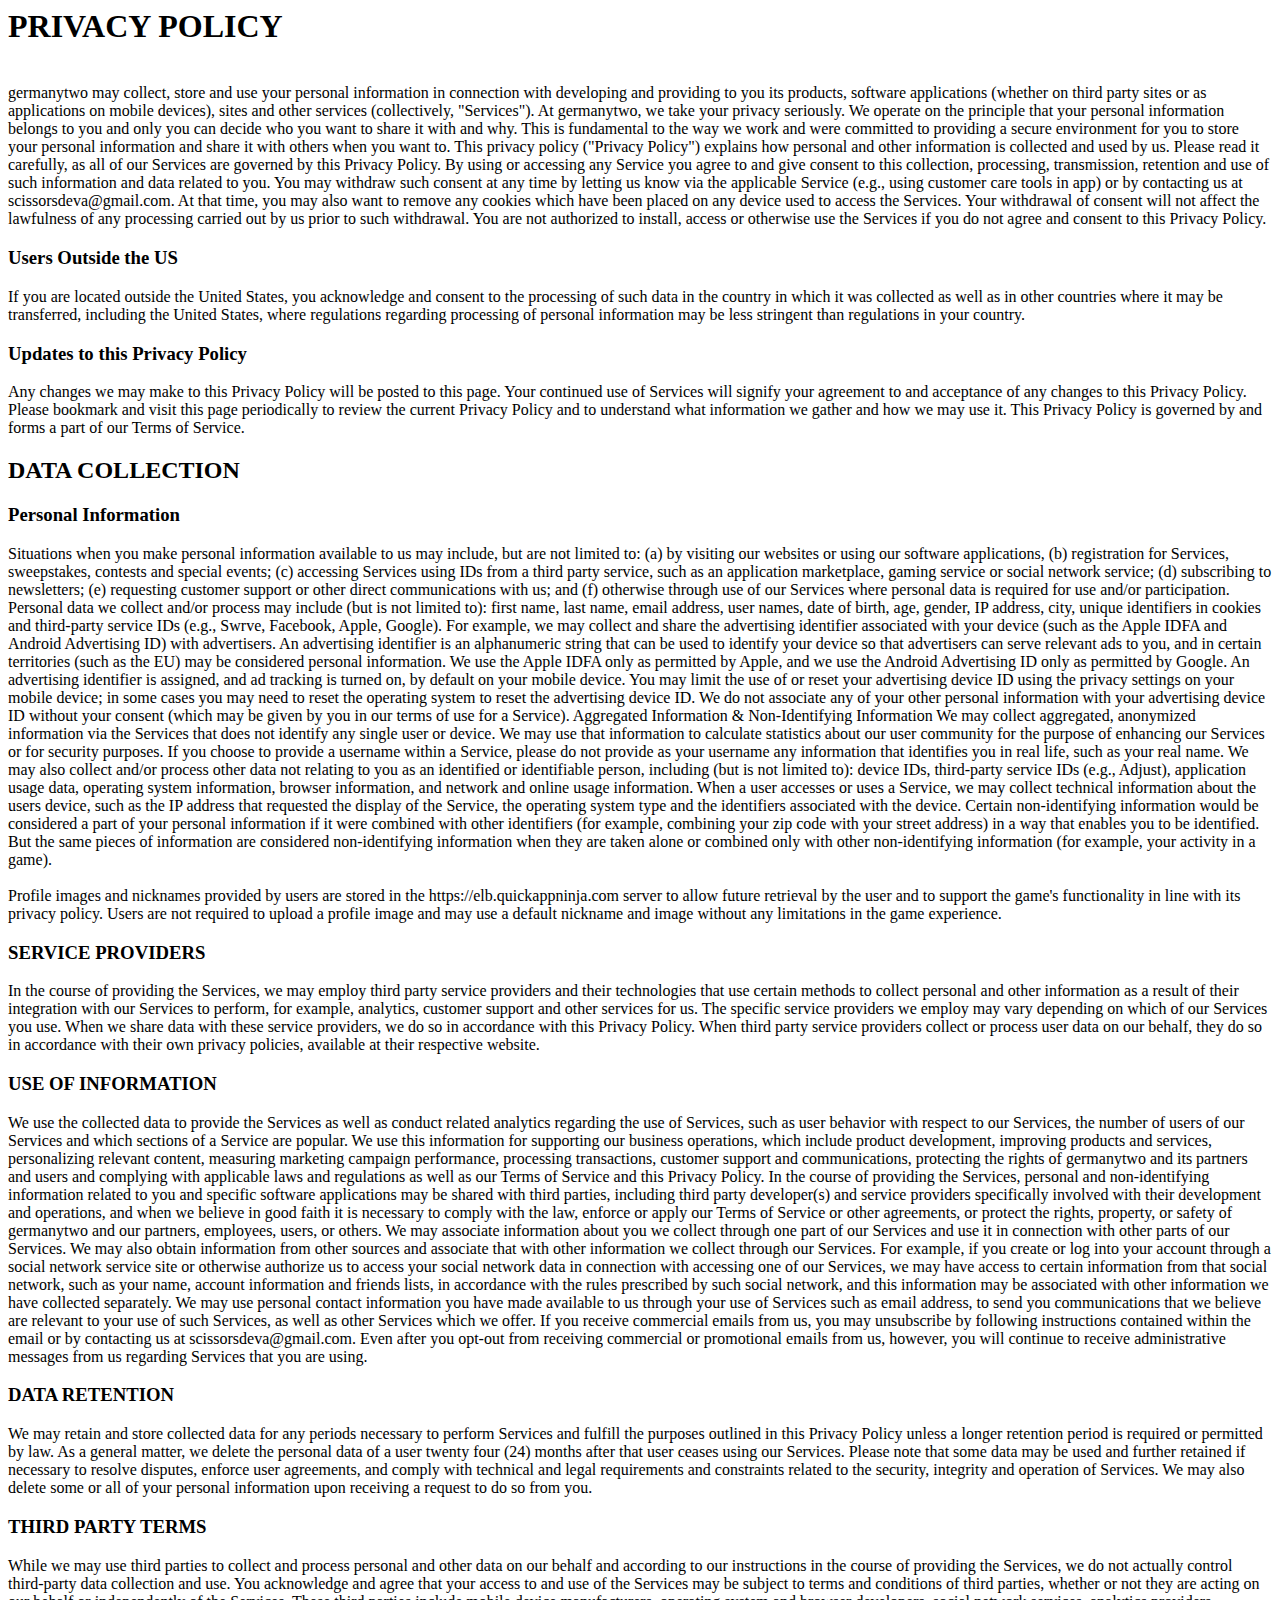
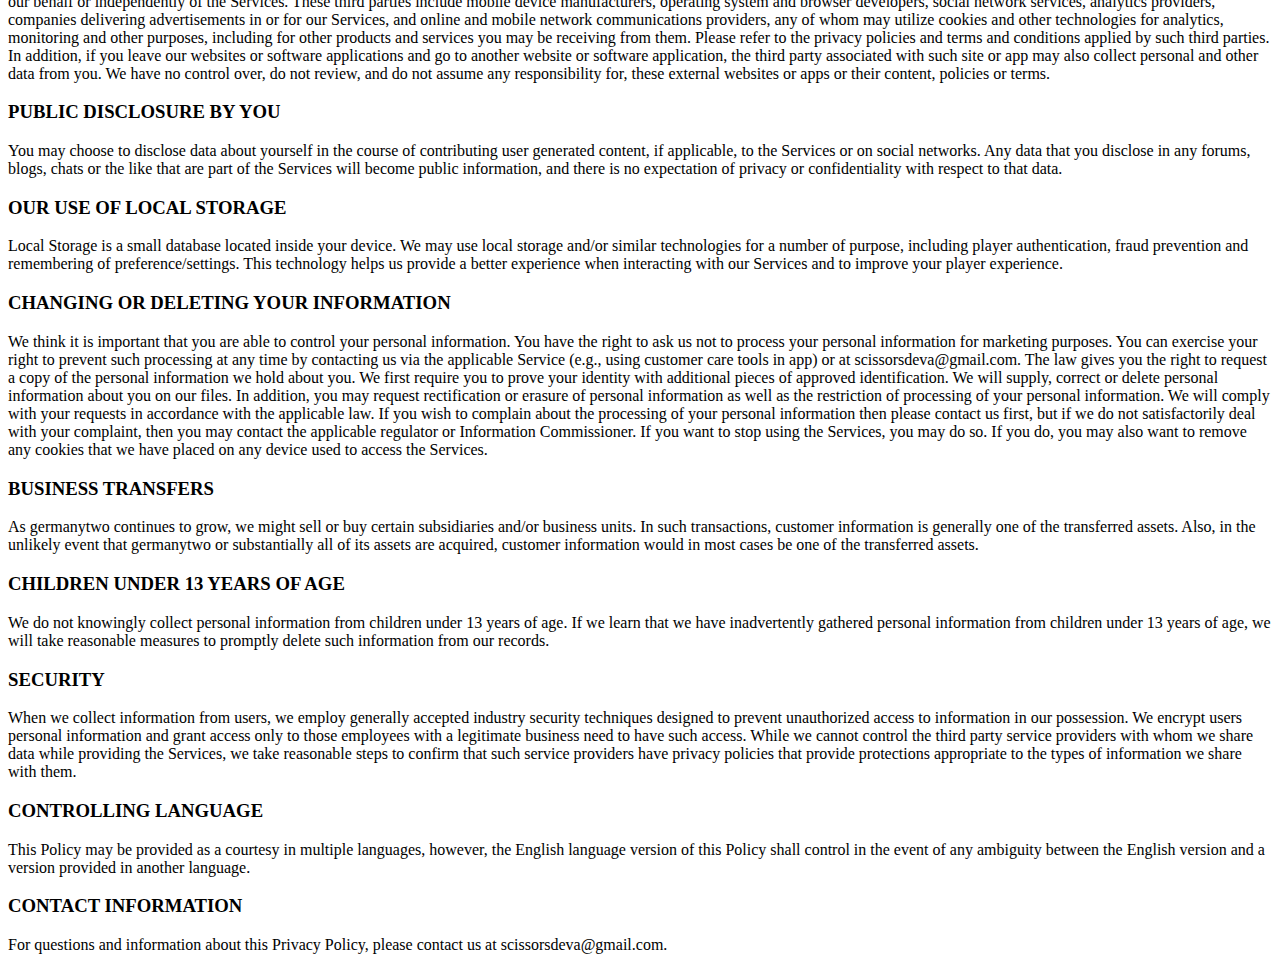
<file: privacy/index.html>
<html><head>
<title>Privacy Policy - germanytwo</title>
</head>
<body>
<h1>PRIVACY POLICY</h1>
<br><font _mstmutation="1">
germanytwo may collect, store and use your personal information in connection with developing and providing to you its products, software applications (whether on third party sites or as applications on mobile devices), sites and other services (collectively, "Services"). At germanytwo, we take your privacy seriously. We operate on the principle that your personal information belongs to you and only you can decide who you want to share it with and why. This is fundamental to the way we work and were committed to providing a secure environment for you to store your personal information and share it with others when you want to.
This privacy policy ("Privacy Policy") explains how personal and other information is collected and used by us. Please read it carefully, as all of our Services are governed by this Privacy Policy. By using or accessing any Service you agree to and give consent to this collection, processing, transmission, retention and use of such information and data related to you. You may withdraw such consent at any time by letting us know via the applicable Service (e.g., using customer care tools in app) or by contacting us at scissorsdeva@gmail.com. At that time, you may also want to remove any cookies which have been placed on any device used to access the Services. Your withdrawal of consent will not affect the lawfulness of any processing carried out by us prior to such withdrawal. You are not authorized to install, access or otherwise use the Services if you do not agree and consent to this Privacy Policy.
</font><br>
<h3>Users Outside the US</h3><font _mstmutation="1">
If you are located outside the United States, you acknowledge and consent to the processing of such data in the country in which it was collected as well as in other countries where it may be transferred, including the United States, where regulations regarding processing of personal information may be less stringent than regulations in your country.
</font><br>
<h3>Updates to this Privacy Policy</h3><font _mstmutation="1">
Any changes we may make to this Privacy Policy will be posted to this page. Your continued use of Services will signify your agreement to and acceptance of any changes to this Privacy Policy. Please bookmark and visit this page periodically to review the current Privacy Policy and to understand what information we gather and how we may use it. This Privacy Policy is governed by and forms a part of our Terms of Service.
</font><h2>DATA COLLECTION</h2>
<h3>Personal Information</h3><font _mstmutation="1">
Situations when you make personal information available to us may include, but are not limited to: (a) by visiting our websites or using our software applications, (b) registration for Services, sweepstakes, contests and special events; (c) accessing Services using IDs from a third party service, such as an application marketplace, gaming service or social network service; (d) subscribing to newsletters; (e) requesting customer support or other direct communications with us; and (f) otherwise through use of our Services where personal data is required for use and/or participation. Personal data we collect and/or process may include (but is not limited to): first name, last name, email address, user names, date of birth, age, gender, IP address, city, unique identifiers in cookies and third-party service IDs (e.g., Swrve, Facebook, Apple, Google).
For example, we may collect and share the advertising identifier associated with your device (such as the Apple IDFA and Android Advertising ID) with advertisers. An advertising identifier is an alphanumeric string that can be used to identify your device so that advertisers can serve relevant ads to you, and in certain territories (such as the EU) may be considered personal information. We use the Apple IDFA only as permitted by Apple, and we use the Android Advertising ID only as permitted by Google. An advertising identifier is assigned, and ad tracking is turned on, by default on your mobile device. You may limit the use of or reset your advertising device ID using the privacy settings on your mobile device; in some cases you may need to reset the operating system to reset the advertising device ID. We do not associate any of your other personal information with your advertising device ID without your consent (which may be given by you in our terms of use for a Service).
Aggregated Information &amp; Non-Identifying Information
We may collect aggregated, anonymized information via the Services that does not identify any single user or device. We may use that information to calculate statistics about our user community for the purpose of enhancing our Services or for security purposes. If you choose to provide a username within a Service, please do not provide as your username any information that identifies you in real life, such as your real name.
We may also collect and/or process other data not relating to you as an identified or identifiable person, including (but is not limited to): device IDs, third-party service IDs (e.g., Adjust), application usage data, operating system information, browser information, and network and online usage information. When a user accesses or uses a Service, we may collect technical information about the users device, such as the IP address that requested the display of the Service, the operating system type and the identifiers associated with the device.
Certain non-identifying information would be considered a part of your personal information if it were combined with other identifiers (for example, combining your zip code with your street address) in a way that enables you to be identified. But the same pieces of information are considered non-identifying information when they are taken alone or combined only with other non-identifying information (for example, your activity in a game).
<br _mstmutation="1">
<br _mstmutation="1">
Profile images and nicknames provided by users are stored in the https://elb.quickappninja.com server to allow
future retrieval by the user and to support the game's functionality in line with its privacy policy. Users are
not required to upload a profile image and may use a default nickname and image without any limitations in the
game experience.
</font><br>
<h3>SERVICE PROVIDERS</h3><font _mstmutation="1">
In the course of providing the Services, we may employ third party service providers and their technologies that use certain methods to collect personal and other information as a result of their integration with our Services to perform, for example, analytics, customer support and other services for us. The specific service providers we employ may vary depending on which of our Services you use. When we share data with these service providers, we do so in accordance with this Privacy Policy. When third party service providers collect or process user data on our behalf, they do so in accordance with their own privacy policies, available at their respective website.
</font><br>
<h3>USE OF INFORMATION</h3><font _mstmutation="1">
We use the collected data to provide the Services as well as conduct related analytics regarding the use of Services, such as user behavior with respect to our Services, the number of users of our Services and which sections of a Service are popular. We use this information for supporting our business operations, which include product development, improving products and services, personalizing relevant content, measuring marketing campaign performance, processing transactions, customer support and communications, protecting the rights of germanytwo and its partners and users and complying with applicable laws and regulations as well as our Terms of Service and this Privacy Policy. In the course of providing the Services, personal and non-identifying information related to you and specific software applications may be shared with third parties, including third party developer(s) and service providers specifically involved with their development and operations, and when we believe in good faith it is necessary to comply with the law, enforce or apply our Terms of Service or other agreements, or protect the rights, property, or safety of germanytwo and our partners, employees, users, or others.
We may associate information about you we collect through one part of our Services and use it in connection with other parts of our Services. We may also obtain information from other sources and associate that with other information we collect through our Services. For example, if you create or log into your account through a social network service site or otherwise authorize us to access your social network data in connection with accessing one of our Services, we may have access to certain information from that social network, such as your name, account information and friends lists, in accordance with the rules prescribed by such social network, and this information may be associated with other information we have collected separately.
We may use personal contact information you have made available to us through your use of Services such as email address, to send you communications that we believe are relevant to your use of such Services, as well as other Services which we offer. If you receive commercial emails from us, you may unsubscribe by following instructions contained within the email or by contacting us at scissorsdeva@gmail.com. Even after you opt-out from receiving commercial or promotional emails from us, however, you will continue to receive administrative messages from us regarding Services that you are using.
</font><h3>DATA RETENTION</h3><font _mstmutation="1">
We may retain and store collected data for any periods necessary to perform Services and fulfill the purposes outlined in this Privacy Policy unless a longer retention period is required or permitted by law. As a general matter, we delete the personal data of a user twenty four (24) months after that user ceases using our Services. Please note that some data may be used and further retained if necessary to resolve disputes, enforce user agreements, and comply with technical and legal requirements and constraints related to the security, integrity and operation of Services. We may also delete some or all of your personal information upon receiving a request to do so from you.
</font><br>
<h3>THIRD PARTY TERMS</h3><font _mstmutation="1">
While we may use third parties to collect and process personal and other data on our behalf and according to our instructions in the course of providing the Services, we do not actually control third-party data collection and use. You acknowledge and agree that your access to and use of the Services may be subject to terms and conditions of third parties, whether or not they are acting on our behalf or independently of the Services. These third parties include mobile device manufacturers, operating system and browser developers, social network services, analytics providers, companies delivering advertisements in or for our Services, and online and mobile network communications providers, any of whom may utilize cookies and other technologies for analytics, monitoring and other purposes, including for other products and services you may be receiving from them. Please refer to the privacy policies and terms and conditions applied by such third parties.
In addition, if you leave our websites or software applications and go to another website or software application, the third party associated with such site or app may also collect personal and other data from you. We have no control over, do not review, and do not assume any responsibility for, these external websites or apps or their content, policies or terms.
</font><br>
<h3>PUBLIC DISCLOSURE BY YOU</h3><font _mstmutation="1">
You may choose to disclose data about yourself in the course of contributing user generated content, if applicable, to the Services or on social networks. Any data that you disclose in any forums, blogs, chats or the like that are part of the Services will become public information, and there is no expectation of privacy or confidentiality with respect to that data.
</font><br>
<h3>OUR USE OF LOCAL STORAGE</h3><font _mstmutation="1">
Local Storage is a small database located inside your device. We may use local storage and/or similar technologies for a number of purpose, including player authentication, fraud prevention and remembering of preference/settings. This technology helps us provide a better experience when interacting with our Services and to improve your player experience.
</font><br>
<h3>CHANGING OR DELETING YOUR INFORMATION</h3><font _mstmutation="1">
We think it is important that you are able to control your personal information.
You have the right to ask us not to process your personal information for marketing purposes. You can exercise your right to prevent such processing at any time by contacting us via the applicable Service (e.g., using customer care tools in app) or at scissorsdeva@gmail.com.
The law gives you the right to request a copy of the personal information we hold about you. We first require you to prove your identity with additional pieces of approved identification. We will supply, correct or delete personal information about you on our files. In addition, you may request rectification or erasure of personal information as well as the restriction of processing of your personal information. We will comply with your requests in accordance with the applicable law.
If you wish to complain about the processing of your personal information then please contact us first, but if we do not satisfactorily deal with your complaint, then you may contact the applicable regulator or Information Commissioner.
If you want to stop using the Services, you may do so. If you do, you may also want to remove any cookies that we have placed on any device used to access the Services.
</font><br>
<h3>BUSINESS TRANSFERS</h3><font _mstmutation="1">
As germanytwo continues to grow, we might sell or buy certain subsidiaries and/or business units. In such transactions, customer information is generally one of the transferred assets. Also, in the unlikely event that germanytwo or substantially all of its assets are acquired, customer information would in most cases be one of the transferred assets.
</font><h3>CHILDREN UNDER 13 YEARS OF AGE</h3><font _mstmutation="1">
We do not knowingly collect personal information from children under 13 years of age. If we learn that we have inadvertently gathered personal information from children under 13 years of age, we will take reasonable measures to promptly delete such information from our records.
</font><br>
<h3>SECURITY</h3><font _mstmutation="1">
When we collect information from users, we employ generally accepted industry security techniques designed to prevent unauthorized access to information in our possession. We encrypt users personal information and grant access only to those employees with a legitimate business need to have such access. While we cannot control the third party service providers with whom we share data while providing the Services, we take reasonable steps to confirm that such service providers have privacy policies that provide protections appropriate to the types of information we share with them.
</font><br>
<h3>CONTROLLING LANGUAGE</h3><font _mstmutation="1">
This Policy may be provided as a courtesy in multiple languages, however, the English language version of this Policy shall control in the event of any ambiguity between the English version and a version provided in another language.
</font><br>
<h3>CONTACT INFORMATION</h3><font _mstmutation="1">
For questions and information about this Privacy Policy, please contact us at scissorsdeva@gmail.com.

</font></body></html>
</file>
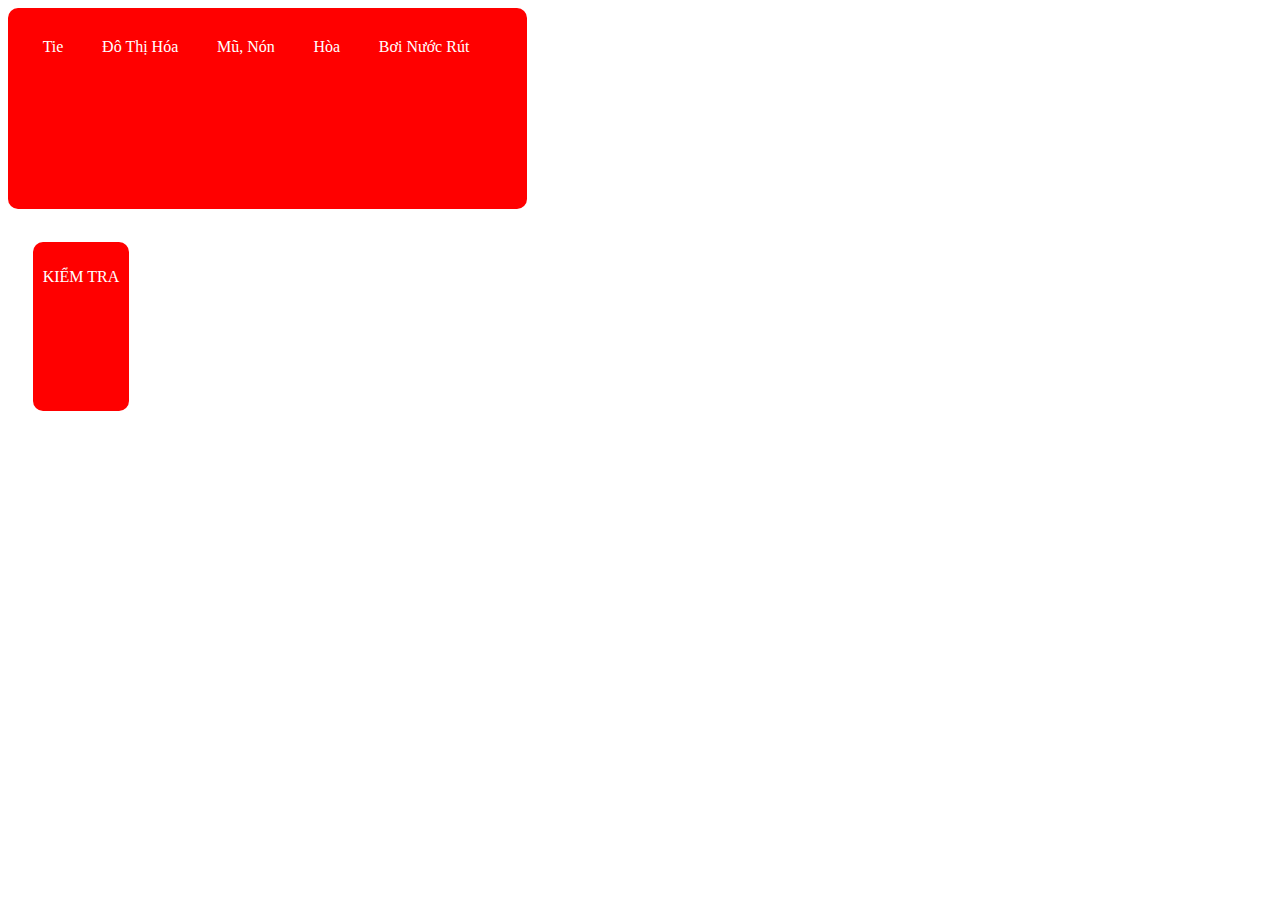
<file: english.html>
<html lang="en">
<head>
    <meta charset="UTF-8">
    <meta name="viewport" content="width=device-width, initial-scale=1.0">
    <title>Document</title>
    <link rel="stylesheet" href="css/main2.css">
    <script type="text/javascript" src="js/data.json"></script>
    <script src="js/script.js"></script>
</head>
<body>
    <div class="box">
        <div class="text-center_list-answer_main" tabindex="-1">
            <p></p>
        </div>
        <div class="text-center_list-answer" tabindex="-1" value="0" onclick="focusa(0)" status="">
            <p></p>
        </div>
        <div class="text-center_list-answer" tabindex="-1" value="0" onclick="focusa(1)" status="">
            <p></p>
        </div>
        <div class="text-center_list-answer" tabindex="-1" value="0" onclick="focusa(2)" status="">
            <p></p>
        </div>
        <div class="text-center_list-answer" tabindex="-1" value="0" onclick="focusa(3)" status="">
            <p></p>
        </div>
        <div class="confirm" tabindex="-1" onclick="comfirm123()">
            <p>KIỂM TRA</p>
        <!-- <div class="test"></div> -->
        </div>
    </div>
    <div id="123" class="fail" style="display: none;">
        <p id="tu"></p>
        <p id="t_loai"></p>
        <p id="nghia"></p>
        <div class="next" tabindex="-1" onclick="click_Btn_Next()">Next</div>
    </div>
    <!-- <div class="test"></div> -->
</body>
<script>Objective_Test();</script>
</html>
</file>
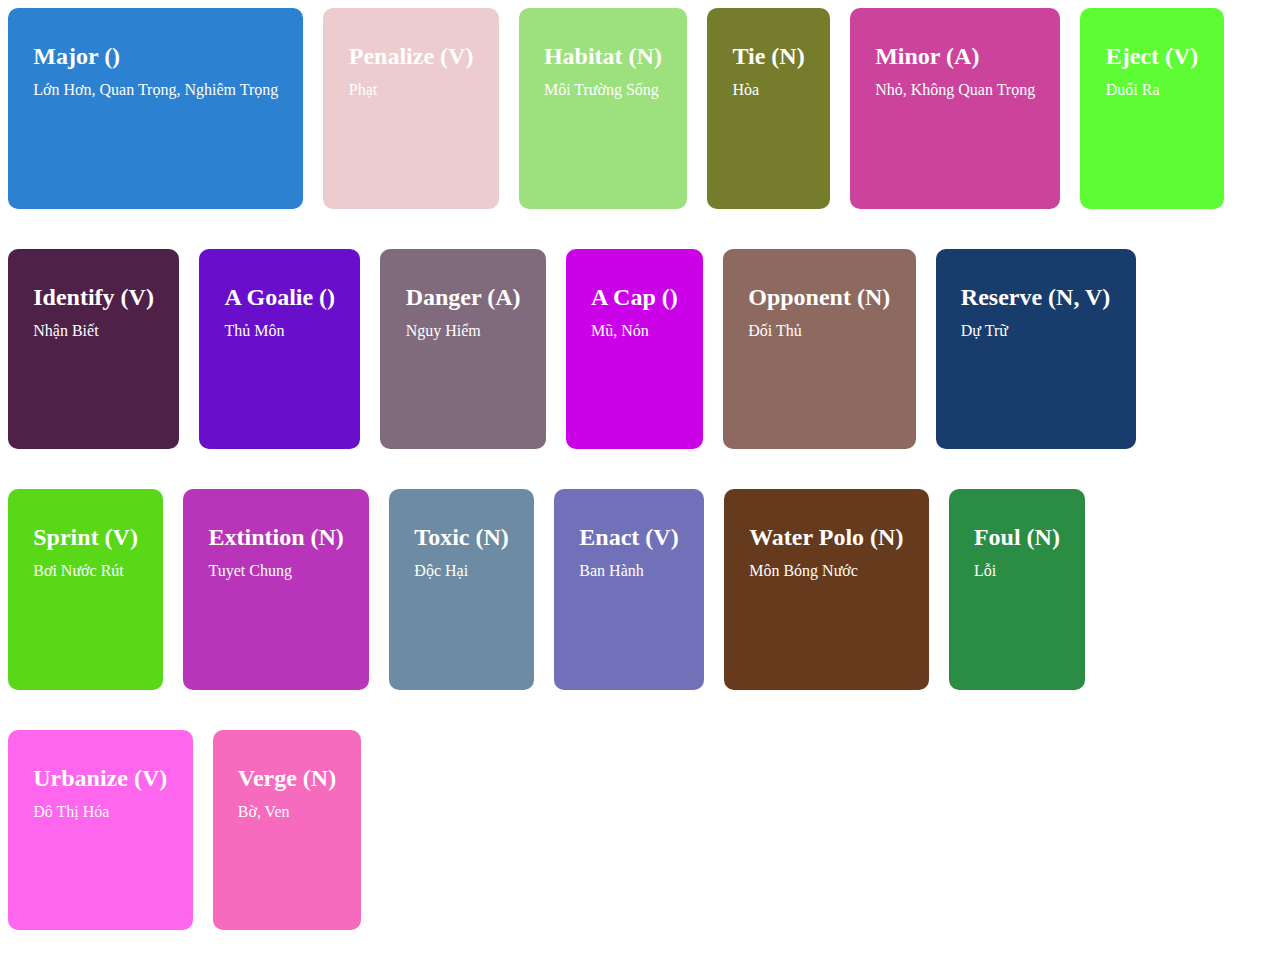
<file: index2.html>
<html lang="vn">
<head>
    <meta charset="UTF-8">
    <meta name="viewport" content="width=device-width, initial-scale=1.0">
    <link rel="stylesheet" href="css/main2.css">
    <title>THPTQG</title>
    <script type="text/javascript" src="./js/data.json"></script>
    <script src="js/script.js"></script>
    <!-- <script srsc="js/test.js"></script> -->
</head>
<body>
</body>
<script>
    loadAllDiv();
    // getCountdown();
    randomSetColor();
    SetAllVocb();
</script>
</html>
</file>
<file: css/main2.css>
@media only screen and (max-width: 600px) {
    body{
        transform: translate(10px);
    }
}
@media only screen and (max-width: 480px) {
    body{
        transform: translate(40px);
    }
}
@media only screen and (max-width: 320px) {
    body{
        transform: translate(70px);
    }
}
div{
    height: 150px;
    width: auto;
    /* border: 2px solid black; */
    padding: 2%;
    float: left;
    margin-right: 20px;
    margin-bottom: 40px;
    background: red;
    text-transform: capitalize;
    line-height: 7px;
    /* transform: translate(50%, 50%); */
    border-radius:10px;
    /* opacity: 0.9; */
}
div:hover{
    opacity: 0.9;
}

body{
    color: white;
}

p{
    line-height: 20px;
}
</file>
